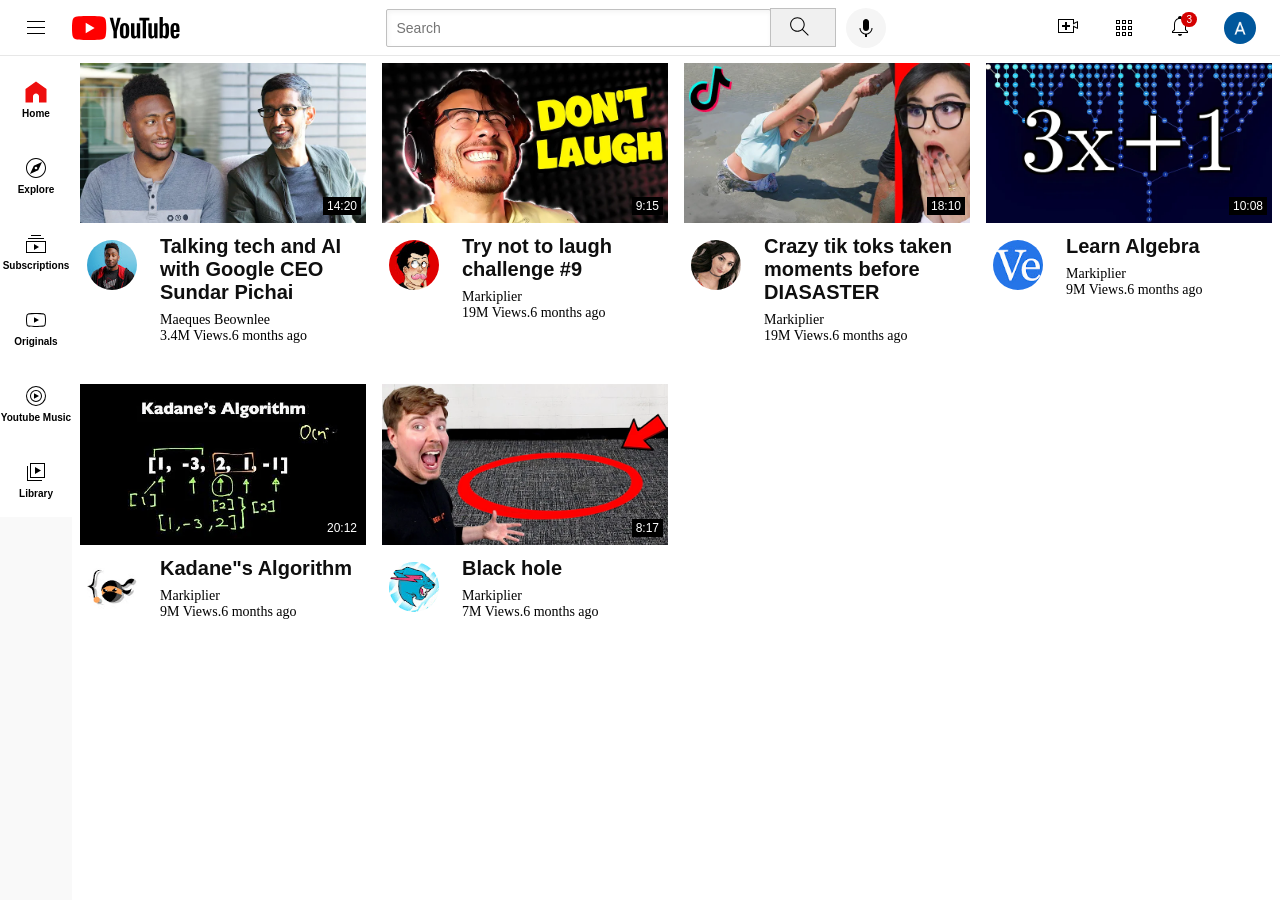
<file: index.html>
<!DOCTYPE html>
<html lang="en">
<head>
    <meta charset="UTF-8">
    <meta name="viewport" content="width=device-width, initial-scale=1.0">
    <title>youtubeclone</title>
    <link rel="stylesheet" href="css/video.css">
    <link rel="stylesheet" href="css/style.css">
    <link rel="stylesheet" href="css/sidebar.css">
    <link rel="stylesheet" href="css/header.css">
</head>
<body >

    <div class="header">

        <div class="left-section"> 
            <img class="hamburger" src="Icons/hamburger-menu.svg" alt="">
            <img class="youtube-logo" src="Icons/youtube-logo.svg" alt="logo">
        </div>

          <div class="middle-section"> 
        <input class="search-bar" type=" text" placeholder="Search">

        <button class="search-button">
         <img class="search-icon" src="Icons/search.svg" alt="">
         <div class="tooltip">search</div>
        </button>

        <button class="voice-search-button">
            <img class="voice-search-icon" src="Icons/voice-search-icon.svg" alt="">
            <div class="tooltip">Search with your voice</div>
        </button>

          </div>

          <div class="right-section">

            <div class="upload-icon">
                <img class="upload" src="Icons/upload.svg" alt="">
                <div class="tooltip">Create</div>
             </div>

            <img class="square" src="Icons/youtube-apps.svg" alt="">

          <div class="notifications-icon"> 
             <img class="notifications" src="Icons/notifications.svg" alt=""> 
             <div class="number">3</div>
        </div> 
          
          
            <img class="unamed" src="Icons/unnamed.jpg"> 
         </div>

    </div>

   
    <div class="sidebar"> 

        <div class="sidebar-icon"> 
             <img  src="Icons/icons8-home.svg" alt="home">
            <div>Home</div>
        </div>
        <div class="sidebar-icon">
            <img  src="Icons/explore.svg" alt="">
            <div>Explore</div>
        </div>
        <div class="sidebar-icon">
            <img  src="Icons/subscriptions.svg" alt="">
            <div>Subscriptions</div>
        </div>
        <div class="sidebar-icon">
            <img src="Icons/originals.svg" alt="">
            <div>Originals</div>
        </div>
        <div class="sidebar-icon">
            <img src="Icons/youtube-music.svg" alt="">
            <div>Youtube Music</div>
        </div>
        <div class="sidebar-icon">
            <img src="Icons/library.svg" alt="">
            <div>Library</div>
        </div>

    </div>


<div  class="layout-grid">

 <div class="one"> 
  <div class="video-thumbnail">
        <img class="thumbnail" src="thumbnails/thumbnail-1.webp" alt="podcast">
        <div class="video-time">14:20</div>
  </div>
 <div class="sec-layout"> 
    <div class="video-profile pic">
        <img class= "profile-pic " src="thumbnails/channel-1.jpeg" alt="profile pic">
    </div>
    <div class="video-title">
        <p class="title"> Talking tech and AI with Google CEO Sundar Pichai</p>
        <p> Maeques Beownlee</p>
        <p>3.4M Views.6 months ago</p>
    </div>
 </div>
 </div>

 <div class="two"> 
        <div class="video-thumbnail">
        <img class="thumbnail" src="thumbnails/thumbnail-2.webp" alt="podcast">
        <div class="video-time">9:15</div>
 </div>
 <div class="sec-layout"> 
    <div class="video-profile pic">
        <img class= "profile-pic " src="thumbnails/channel-2.jpeg" alt="profile pic">
    </div>
    <div class="video-title">
        <p class="title"> Try not to laugh challenge #9</p>
        <p> Markiplier</p>
        <p>19M Views.6 months ago</p>
    </div>
 </div>
 </div>

<div class="three"> 
        <div class="video-thumbnail">
        <img class="thumbnail" src="thumbnails/thumbnail-3.webp" alt="podcast">
        <div class="video-time">18:10</div>
 </div>
 <div class="sec-layout"> 
    <div class="video-profile pic">
        <img class= "profile-pic " src="thumbnails/channel-3.jpeg" alt="profile pic">
    </div>
    <div class="video-title">
        <p class="title"> Crazy tik toks taken moments before DIASASTER</p>
        <p> Markiplier</p>
        <p>19M Views.6 months ago</p>
    </div>
 </div>
 </div>

 <div class="four"> 
        <div class="video-thumbnail">
        <img class="thumbnail" src="thumbnails/thumbnail-4.webp" alt="podcast">
        <div class="video-time">10:08</div>
 </div>
 <div class="sec-layout"> 
    <div class="video-profile pic">
        <img class= "profile-pic " src="thumbnails/channel-4.jpeg" alt="profile pic">
    </div>
    <div class="video-title">
        <p class="title"> Learn Algebra</p>
        <p> Markiplier</p>
        <p>9M Views.6 months ago</p>
    </div>
 </div>
 </div>

 <div class="five"> 
        <div class="video-thumbnail">
        <img class="thumbnail" src="thumbnails/thumbnail-5.webp" alt="podcast">
        <div class="video-time">20:12</div>
 </div>
 <div class="sec-layout"> 
    <div class="video-profile pic">
        <img class= "profile-pic " src="thumbnails/channel-5.jpeg" alt="profile pic">
    </div>
    <div class="video-title">
        <p class="title"> Kadane"s Algorithm</p>
        <p> Markiplier</p>
        <p>9M Views.6 months ago</p>
    </div>
 </div>
 </div>

<div class="six"> 
        <div class="video-thumbnail">
        <img class="thumbnail" src="thumbnails/thumbnail-6.webp" alt="podcast">
        <div class="video-time">8:17</div>
 </div>
 <div class="sec-layout"> 
    <div class="video-profile pic">
        <img class= "profile-pic " src="thumbnails/channel-6.jpeg" alt="profile pic">
    </div>
    <div class="video-title">
        <p class="title">Black hole</p>
        <p> Markiplier</p>
        <p>7M Views.6 months ago</p>
    </div>
 </div>
 </div>


</div>















    
   
    
</body>
</html>
</file>
<file: css/video.css>
.thumbnail{
    width:100%;
  
}
.video-thumbnail{
    margin-bottom:12px;
      position:relative;
      display:flex;
    
    
}

.video-time{
   position:absolute;
    bottom: 8px;
    right: 5px;;
    background-color: black;
    color:white;
    font-size:12px;
    z-index: 1;
    font-family: Roboto,Arial,sans-serif;
    font-size: 12px;
    font-weight: 500;
    padding: 2px 4px 2px 4px;
}
   
    
.sec-layout{
    display:grid;
    grid-template-columns: 50px 1fr;
    column-gap: 30px;
}
.profile-pic{
    width: 50px;
    border-radius: 50px;
    object-fit: cover;
    margin:5px 7px 4px 7px;
}

.layout-grid{
    display:grid;
    grid-template-columns: 1fr 1fr 1fr ;
    column-gap: 16px;
    row-gap: 40px;
}
@media (max-width:750px){
    .layout-grid{
        grid-template-columns: 1fr 1fr;

    }
}
@media (min-width:1000px){
    .layout-grid{
        grid-template-columns: 1fr 1fr 1fr 1fr;
    }
}
@media(min-width:751px) and (max-width:999px){
    .layout-grid{
        grid-template-columns: 1fr 1fr 1fr;
    }
}

.title{
    font-weight:700;
font-family: Roboto,Arial,sans-serif;
color: #0f0f0f;
font-size: 20px;
margin-bottom: 8px;
}
</file>
<file: css/style.css>
body{
padding-top: 55px;    
padding-left:72px;
}

p{
    margin-top: 0px;
    margin-bottom: 0px;
    font-weight: 400;
    font-size: 14px;
}
</file>
<file: css/sidebar.css>
.sidebar{
    position:fixed;
    left:0;
    top: 61px;
    bottom: 0;
    width:72px;
    background-color: #f9f9f9;
    z-index: 200;
}

.sidebar-icon{
    height:76px;
    background-color: white;
    justify-content: center;
    align-items: center;
    display: flex;
    align-items: center;
    justify-content: center;
    flex-direction: column;

}


.sidebar-icon img {
height: 24px;
margin-bottom: 4px;
    
}
.sidebar-icon:hover {
    background-color: rgb(233, 231, 231);
    cursor: pointer;
}

.sidebar-icon div {
    font-size: 10px;
    font-family: Roboto,Arial,sans-serif;
    font-weight: 600;
}
</file>
<file: css/header.css>
.header{
    display: flex;
    position: fixed;
    top: 0;
    left: 0;
    right: 0;
    height: 55px;
    background-color: white;
    justify-content: space-between;
    z-index: 100;
    border-bottom: 1px solid rgb(231, 231, 231);
}
.right-section{
    display: flex;
    align-items: center;
    justify-content: space-between;
    width: 200px;
    margin-right: 24px;
}
.upload-icon{
    position: relative;
}
.upload{
    height: 24px;
}
.square{
    height: 24px;
    margin-left: 20px;
}
.notifications{
    height: 24px;
    margin-left: 20px;
}
.notifications-icon{
position: relative;
}

.number{
    position: absolute;
    color: white;
    background-color: rgb(212, 0, 0);
    top: -2px;
    right:-5px;
    border-radius: 100px;
    font-family: Roboto,Arial,sans-serif;
    font-size: 10px;
    padding: 2px 5px 2px 5px;
    border-radius: 10px;
}

.unamed{
    height:32px;
    margin-left: 20px;
    border-radius: 50px;

}
.left-section{
    display: flex;
    align-items: center;
    
}
.hamburger{
    height: 24px;
    margin-left:24px;
    margin-right: 24px;
}
.youtube-logo{
    height: 24px;
  
}
.middle-section{ 
    max-width: 500px;
    margin-left: 70px;
    margin-right: 35px;
    flex: 1;
    align-items: center;
    display: flex;
}
.search-bar{
    flex:1;
    height: 34px;
    padding-left: 10px;
    font-size: 16px;
    border: 1px solid rgb(192, 192, 192);
    border-radius: 2px;
    box-shadow: inset 1px 2px 5px rgba(0,0,0,0.05)
}
.search-bar::placeholder{
    font-size: 14px;
    font-family: Roboto,Arial,sans-serif;
}

.search-button {
    height: 39px;
    width: 66px;
    background-color: rgb(240, 240, 240);
    border: 1px solid rgb(192, 192, 192);
    margin-left: -1px;
    margin-right: 10px;
    position: relative;
    display: flex;
}
/* we used position property of css to create tooltip*/

.search-button .tooltip,
.voice-search-button .tooltip,
.upload-icon .tooltip{
 position:absolute;
 background-color: gray;
    color:white;
    padding: 4px 8px 4px 8px;
    border-radius: 2px;
    font-size: 12px;
    bottom:-30px;
    opacity: 0;
    transition: opacity 0.3s ease;
    white-space: nowrap;
}


.search-button:hover .tooltip,
.voice-search-button:hover .tooltip,
.upload-icon:hover .tooltip{
    opacity: 1;
}

.search-icon{
    height: 25px;
    margin-top:4px;
    padding-left: 10px;
}
.voice-search-button{
    height:40px;
    width: 40px;
    border-radius:20px;
    border:none;
    background-color: rgb(245, 245, 245);
    position: relative;
}

.voice-search-icon{
    height:24px;
    margin-top: 4px;
}
</file>
